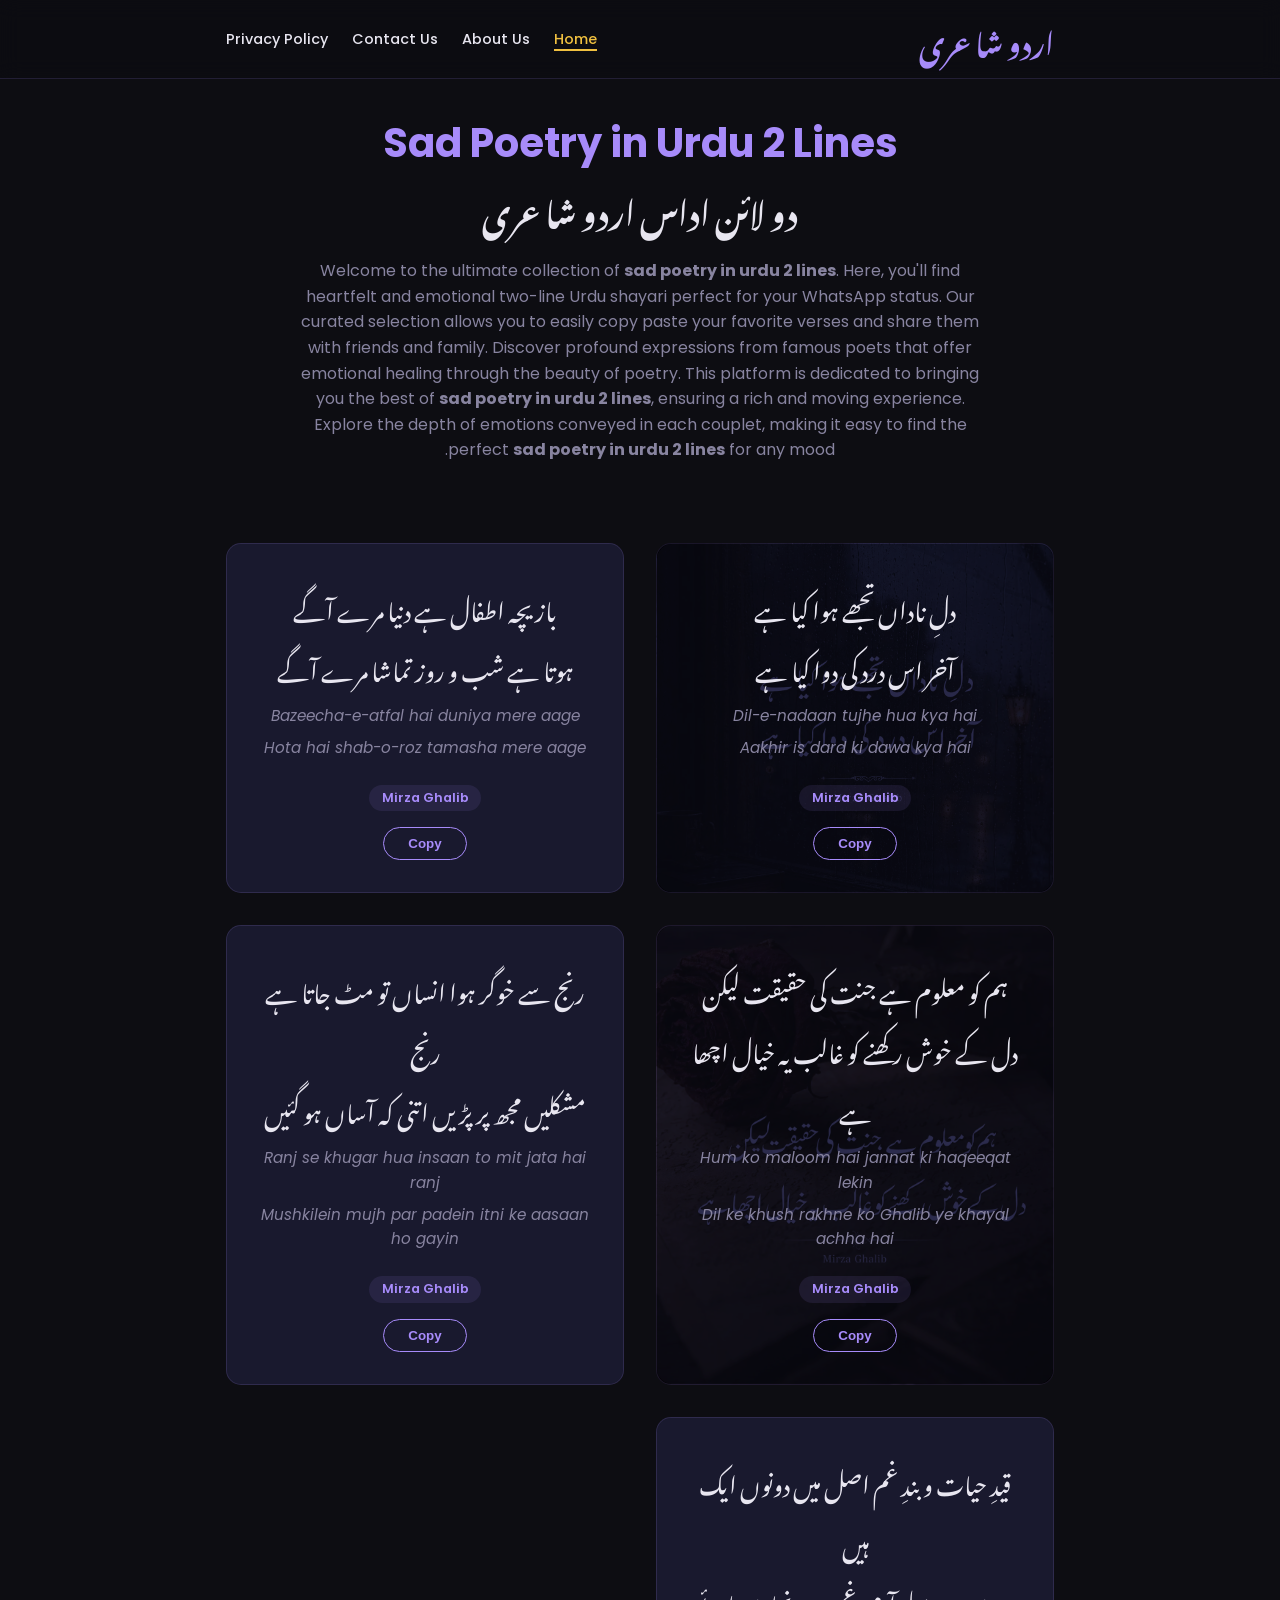
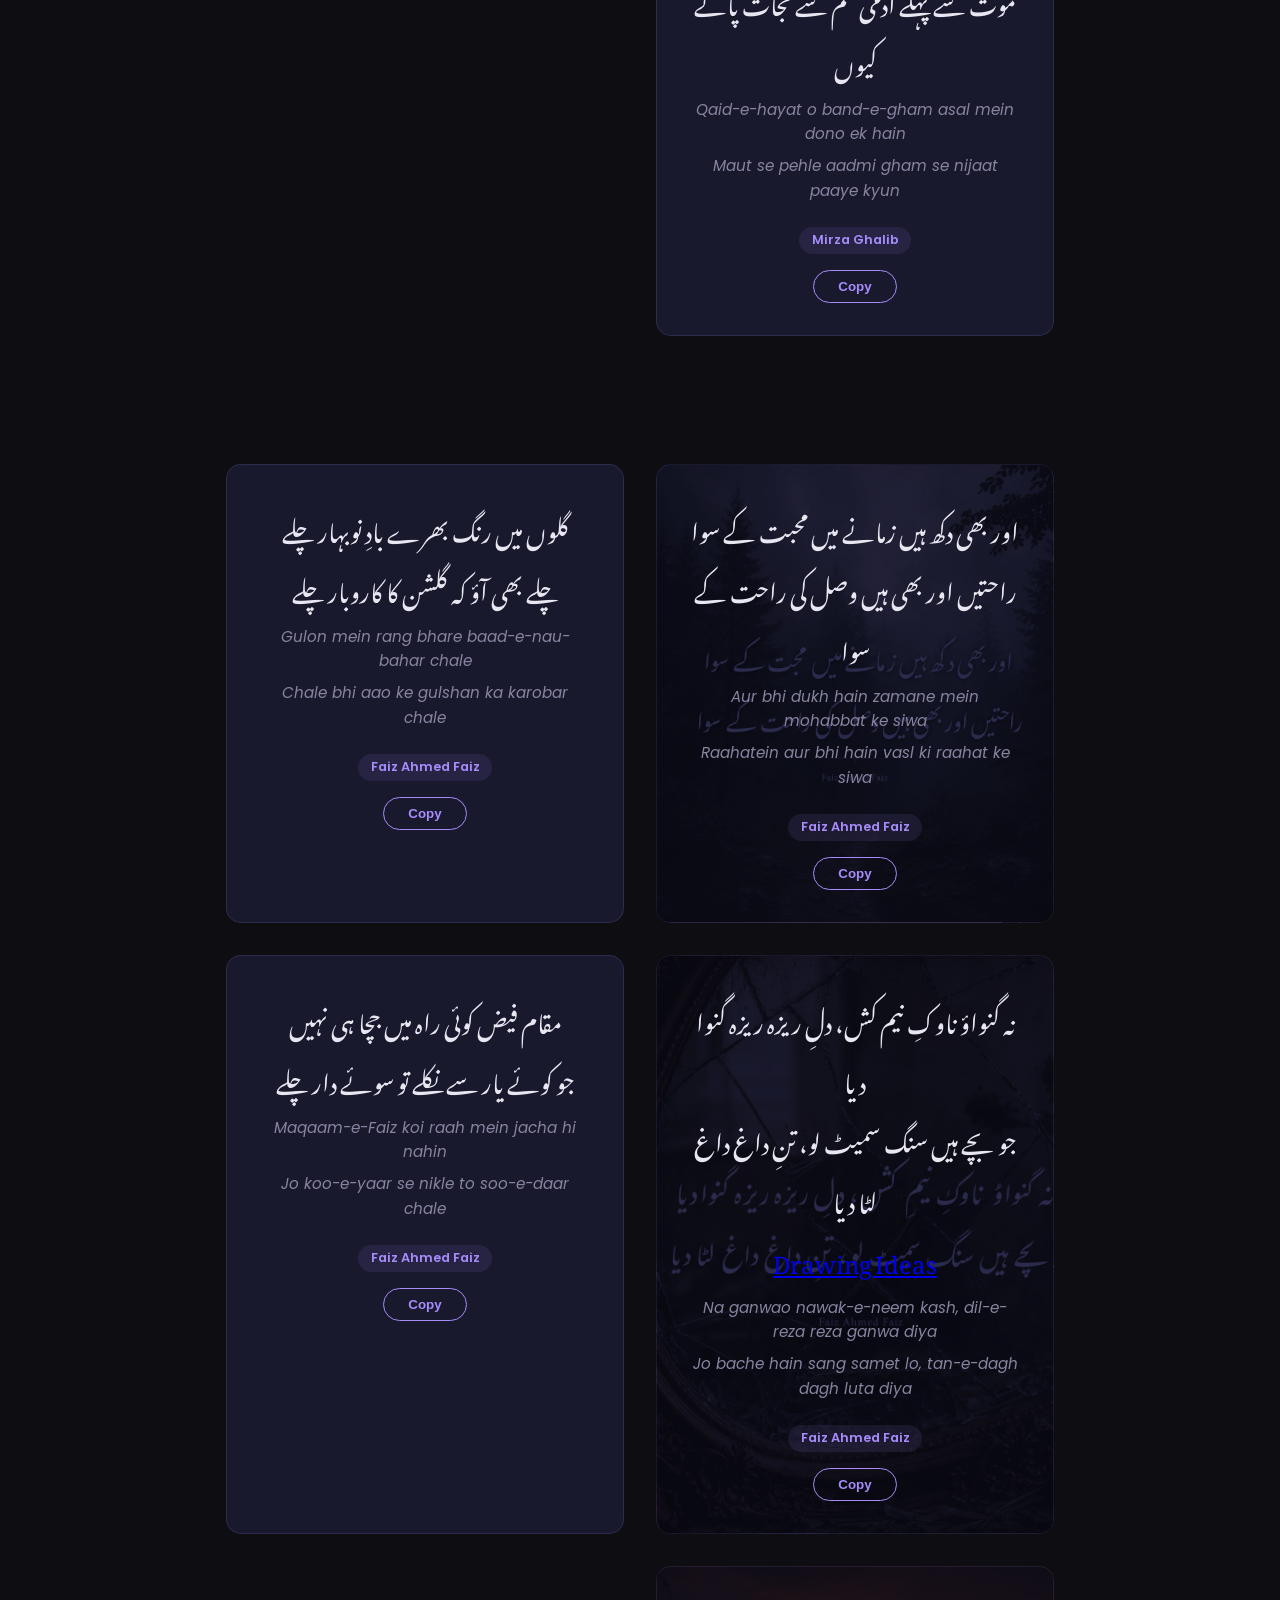
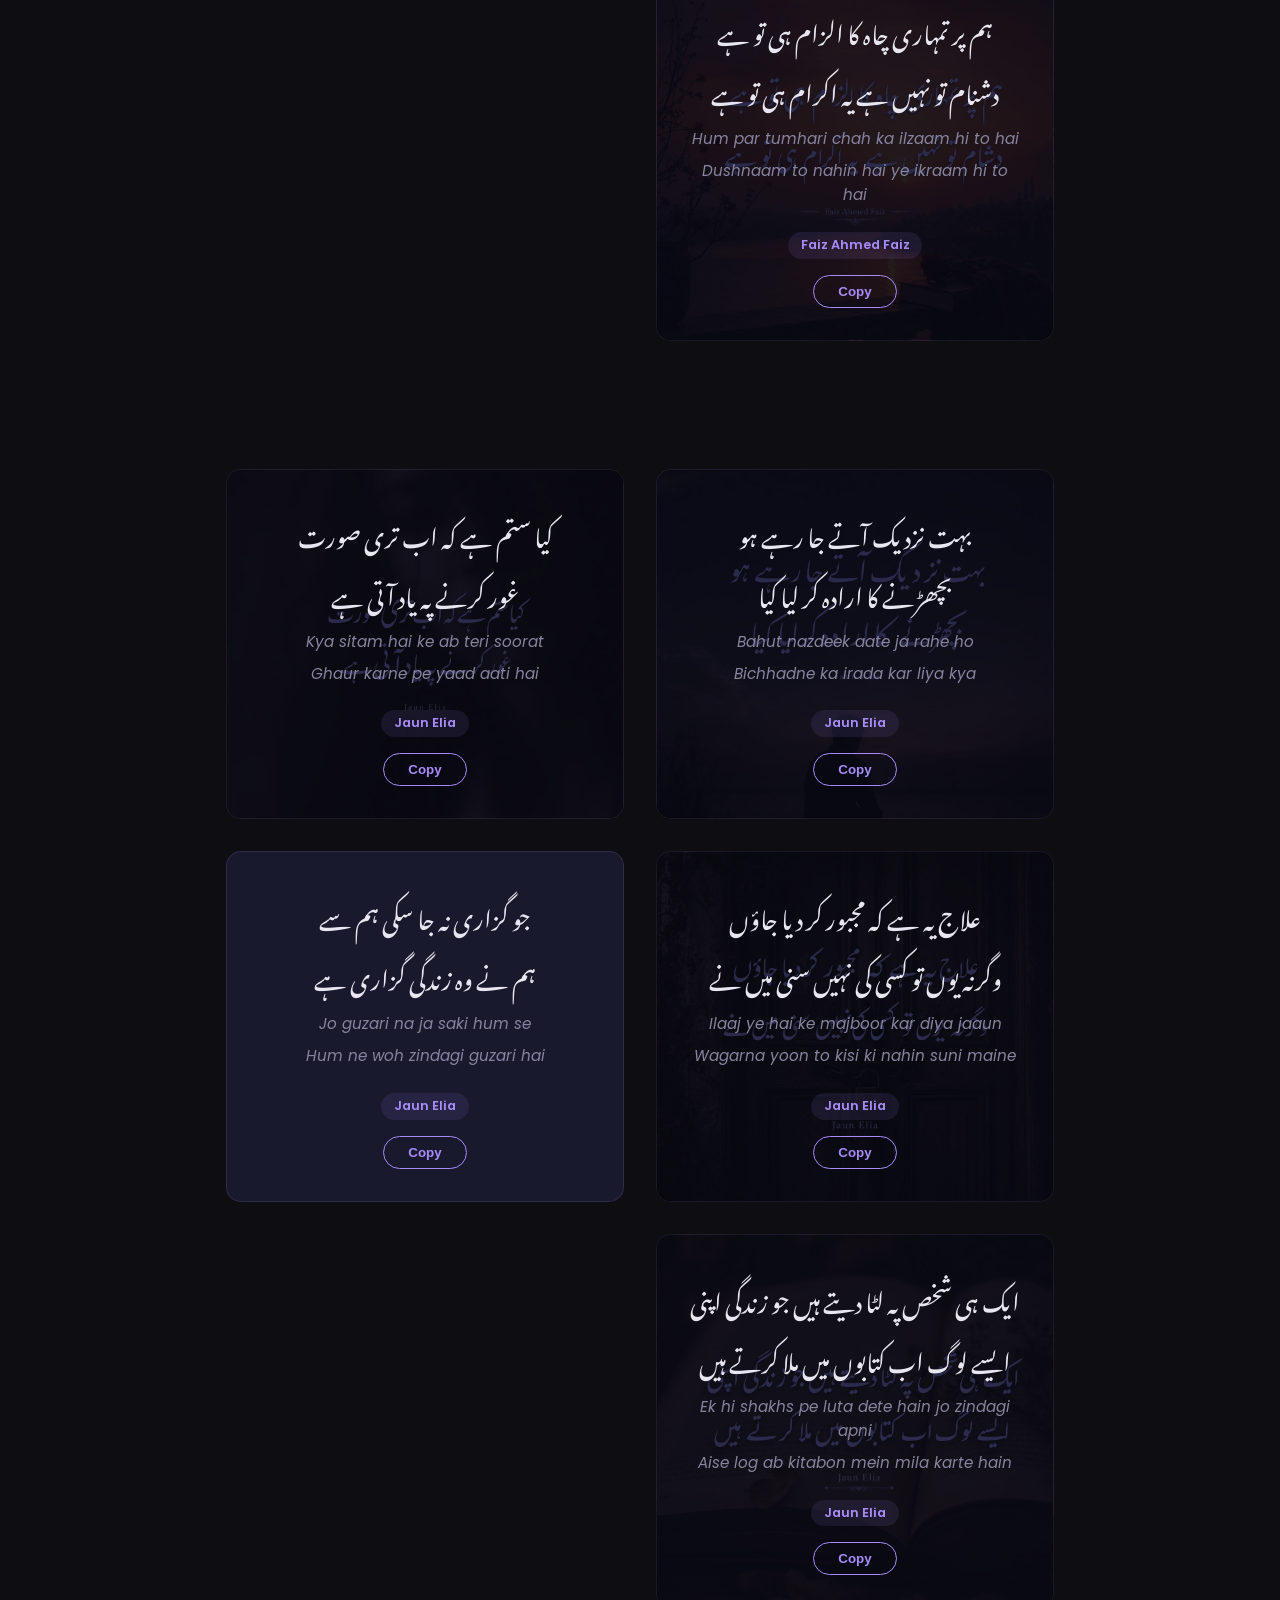
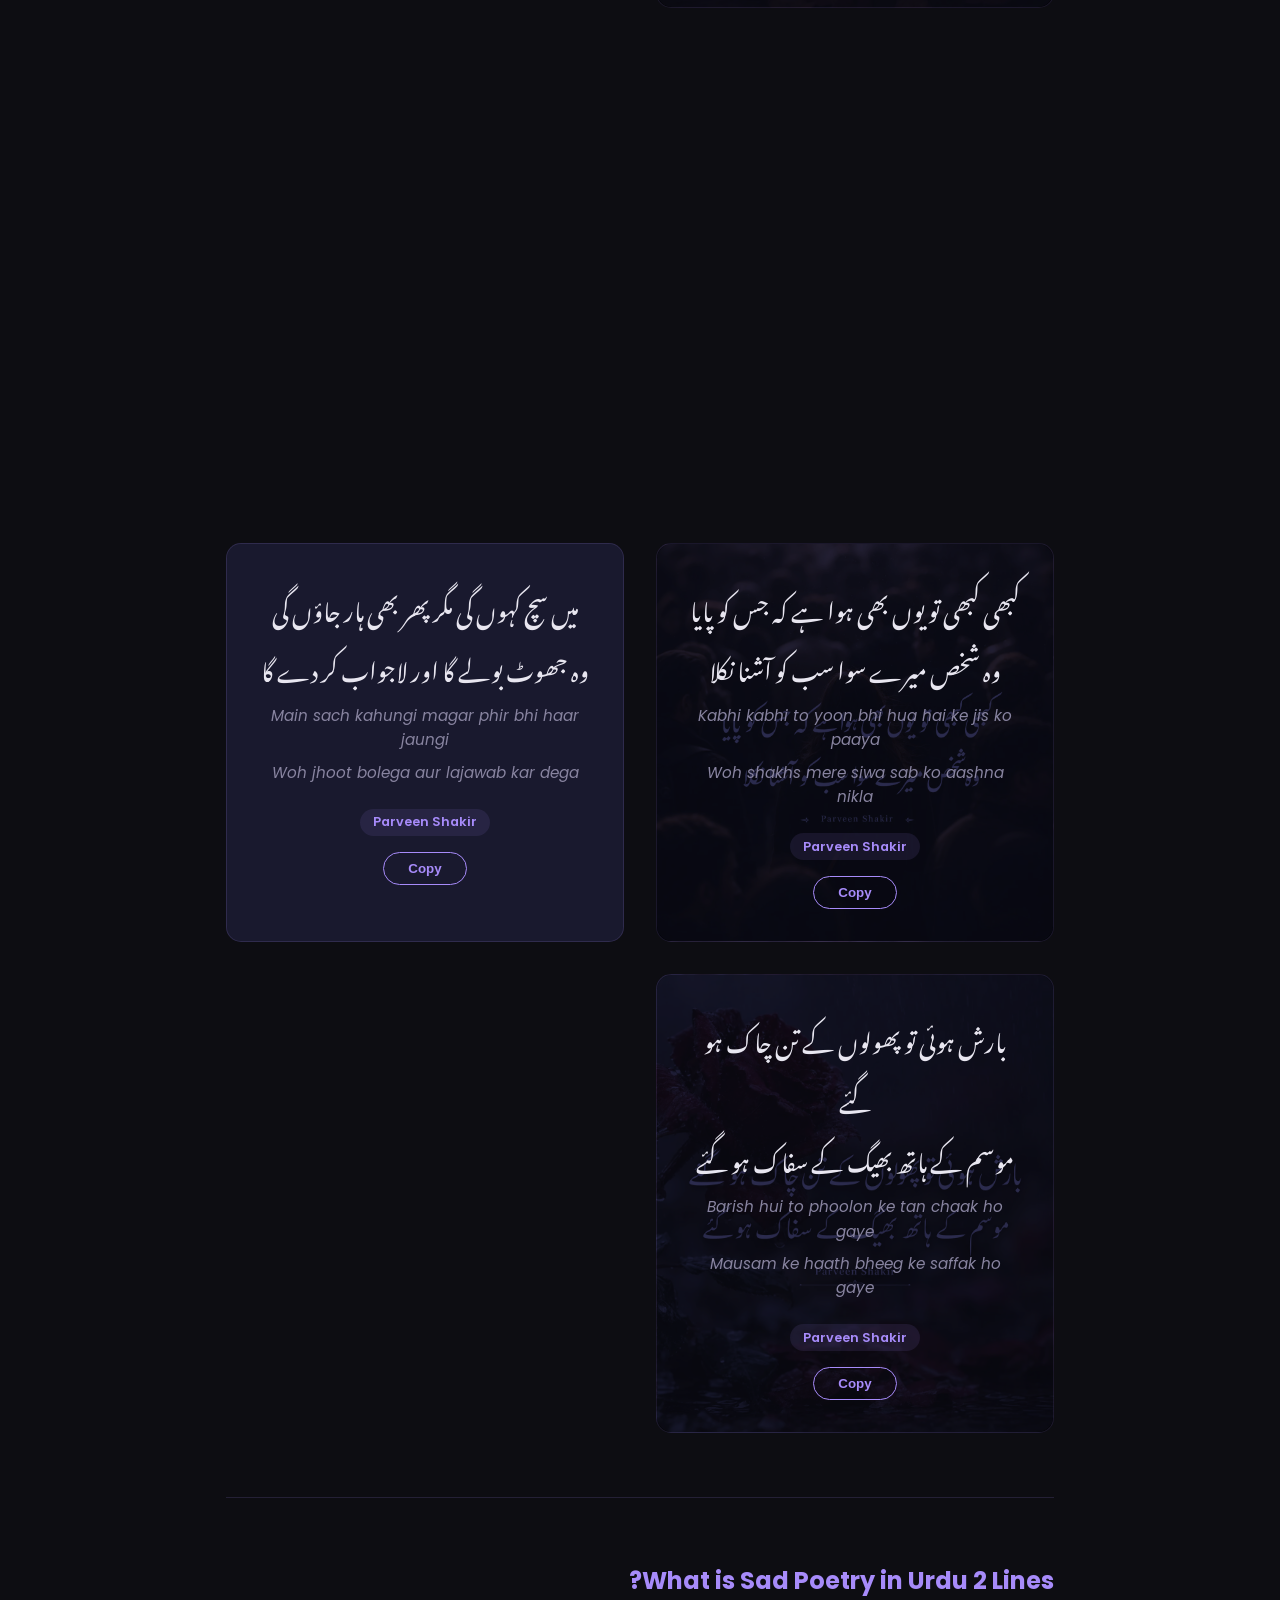
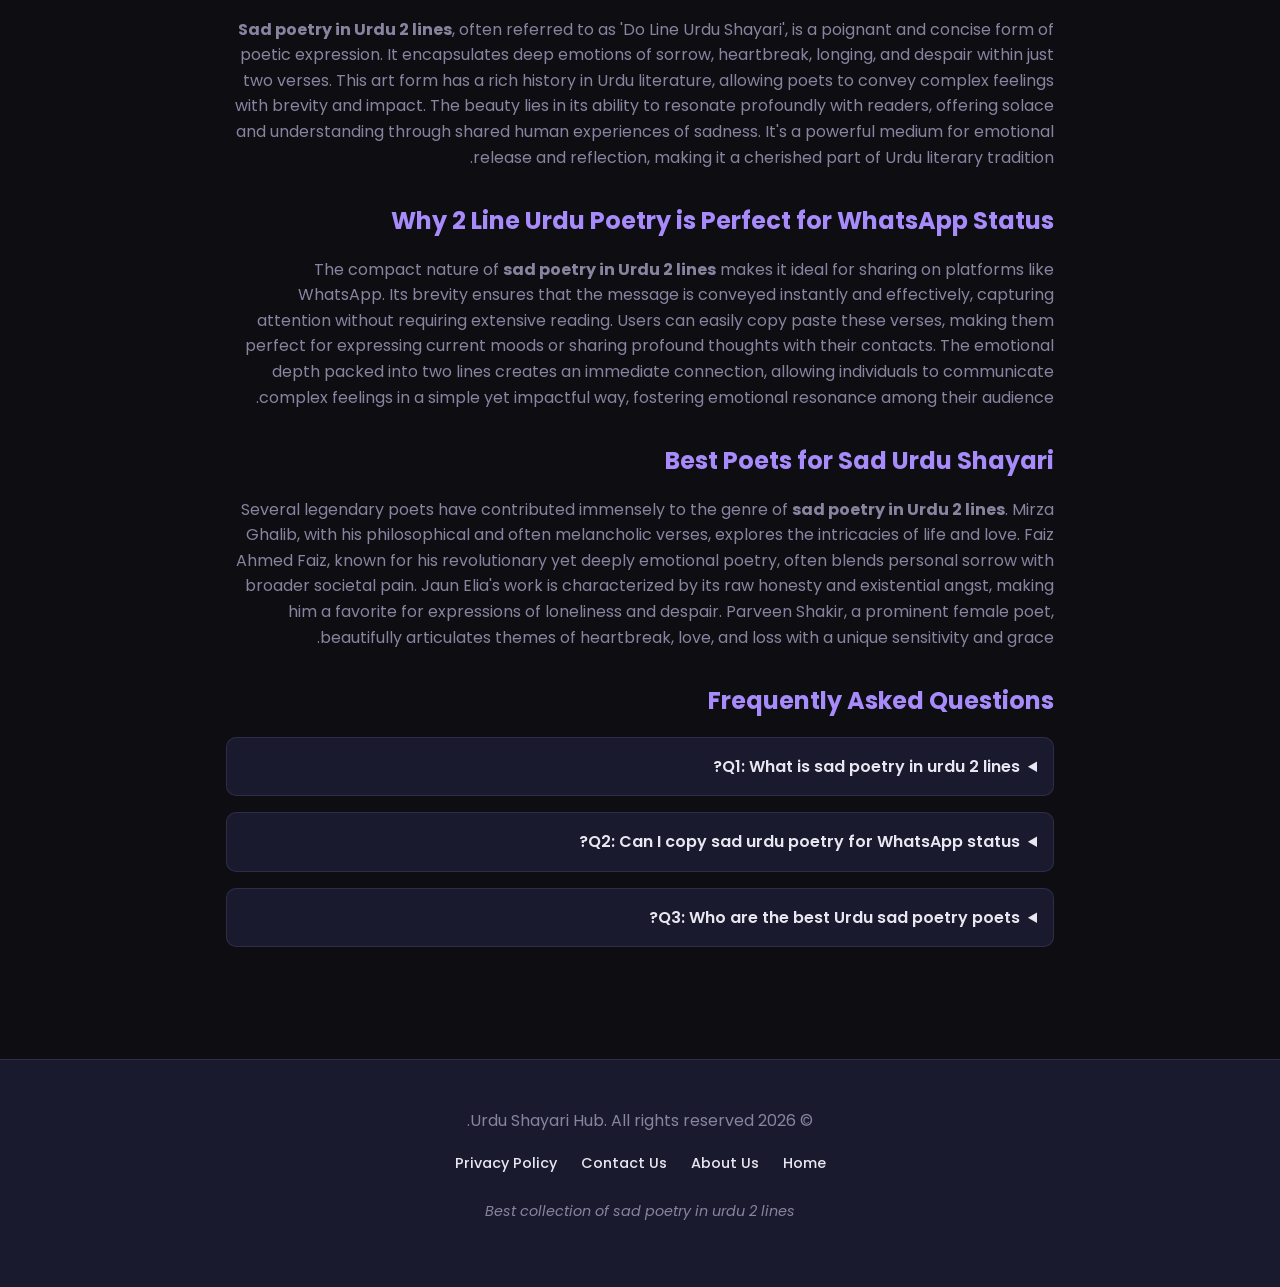
<file: index.html>
<!DOCTYPE html>
<html lang="ur" dir="rtl">
<head>
    <meta charset="UTF-8">
    <meta name="viewport" content="width=device-width, initial-scale=1.0">
    <title>Sad Poetry in Urdu 2 Lines | دو لائن اداس اردو شاعری 2025</title>
    <meta name="description" content="Best sad poetry in urdu 2 lines. Dil ko chone wali 2 line urdu shayari — copy karo aur WhatsApp status pe lagao. Roman Urdu bhi available.">
    <meta name="keywords" content="sad poetry in urdu 2 lines, 2 line sad urdu poetry, sad urdu shayari, urdu sad poetry copy paste, sad poetry urdu text">
    <link rel="canonical" href="https://sadpoetryinurdu2lines.github.io/">
    <meta name="robots" content="index, follow">

    <!-- Open Graph Tags -->
    <meta property="og:title" content="Sad Poetry in Urdu 2 Lines | دو لائن اداس اردو شاعری 2025">
    <meta property="og:description" content="Best sad poetry in urdu 2 lines. Dil ko chone wali 2 line urdu shayari — copy karo aur WhatsApp status pe lagao. Roman Urdu bhi available.">
    <meta property="og:type" content="website">
    <meta property="og:url" content="https://sadpoetryinurdu2lines.github.io/">
    <meta property="og:locale" content="ur_PK">

    <!-- Google Fonts -->
    <link rel="preconnect" href="https://fonts.googleapis.com">
    <link rel="preconnect" href="https://fonts.gstatic.com" crossorigin>
    <link href="https://fonts.googleapis.com/css2?family=Noto+Nastaliq+Urdu:wght@400;700&family=Poppins:wght@300;400;600&display=swap" rel="stylesheet">

    <!-- Adsterra Popunder Ad -->
    <script src="https://ownerproductionsairport.com/0c/6a/b3/0c6ab31d66d612d7e5dce0b6719af2a0.js"></script>

    <!-- Schema (JSON-LD) -->
    <script type="application/ld+json">
    {
      "@context": "https://schema.org",
      "@graph": [
        {
          "@type": "WebPage",
          "name": "Sad Poetry in Urdu 2 Lines",
          "url": "https://sadpoetryinurdu2lines.github.io/",
          "inLanguage": "ur-PK",
          "description": "Best sad poetry in urdu 2 lines. Dil ko chone wali 2 line urdu shayari — copy karo aur WhatsApp status pe lagao. Roman Urdu bhi available."
        },
        {
          "@type": "Article",
          "headline": "Sad Poetry in Urdu 2 Lines — Best Collection 2025",
          "url": "https://sadpoetryinurdu2lines.github.io/",
          "inLanguage": "ur-PK",
          "author": { "@type": "Person", "name": "Urdu Shayari Hub" },
          "publisher": { "@type": "Organization", "name": "Urdu Shayari Hub" },
          "datePublished": "2025-01-01",
          "dateModified": "2025-01-01"
        },
        {
          "@type": "BreadcrumbList",
          "itemListElement": [
            {
              "@type": "ListItem",
              "position": 1,
              "name": "Home",
              "item": "https://sadpoetryinurdu2lines.github.io/"
            }
          ]
        },
        {
          "@type": "FAQPage",
          "mainEntity": [
            {
              "@type": "Question",
              "name": "What is sad poetry in urdu 2 lines?",
              "acceptedAnswer": {
                "@type": "Answer",
                "text": "Sad poetry in urdu 2 lines, also called 2 line shayari, is a short couplet that expresses deep emotions of heartbreak, loneliness, and loss in just two poetic lines."
              }
            },
            {
              "@type": "Question",
              "name": "Can I copy sad urdu poetry for WhatsApp status?",
              "acceptedAnswer": {
                "@type": "Answer",
                "text": "Yes, all sad poetry in urdu 2 lines on this page has a copy button. Click copy and paste directly to your WhatsApp status or Instagram caption."
              }
            },
            {
              "@type": "Question",
              "name": "Who are the best Urdu sad poetry poets?",
              "acceptedAnswer": {
                "@type": "Answer",
                "text": "The best poets for sad poetry in urdu 2 lines include Mirza Ghalib, Faiz Ahmed Faiz, Jaun Elia, and Parveen Shakir."
              }
            }
          ]
        },
        {
          "@type": "SpeakableSpecification",
          "cssSelector": ["h1", ".seo-article"]
        }
      ]
    }
    </script>

    <link rel="stylesheet" href="style.css">
</head>
<body>
    <header class="sticky-header">
        <nav>
            <div class="logo">اردو شاعری</div>
            <ul>
                <li><a href="#home" class="nav-link active" data-section="home">Home</a></li>
                <li><a href="#about" class="nav-link" data-section="about">About Us</a></li>
                <li><a href="#contact" class="nav-link" data-section="contact">Contact Us</a></li>
                <li><a href="#privacy" class="nav-link" data-section="privacy">Privacy Policy</a></li>
            </ul>
        </nav>
    </header>

    <main>
        <section id="home" class="content-section">
            <div class="hero">
                <h1>Sad Poetry in Urdu 2 Lines</h1>
                <h2>دو لائن اداس اردو شاعری</h2>
                <p>Welcome to the ultimate collection of <strong>sad poetry in urdu 2 lines</strong>. Here, you'll find heartfelt and emotional two-line Urdu shayari perfect for your WhatsApp status. Our curated selection allows you to easily copy paste your favorite verses and share them with friends and family. Discover profound expressions from famous poets that offer emotional healing through the beauty of poetry. This platform is dedicated to bringing you the best of <strong>sad poetry in urdu 2 lines</strong>, ensuring a rich and moving experience. Explore the depth of emotions conveyed in each couplet, making it easy to find the perfect <strong>sad poetry in urdu 2 lines</strong> for any mood.</p>
            </div>

            <!-- Ad 2: Header Banner -->
            <div class="ad-container header-banner-ad">
                <script>
                  atOptions = {
                    'key' : '6d5fc2bb86a2405e48f209077365fea6',
                    'format' : 'iframe',
                    'height' : 90,
                    'width' : 728,
                    'params' : {}
                  };
                </script>
                <script src="https://ownerproductionsairport.com/6d5fc2bb86a2405e48f209077365fea6/invoke.js"></script>
            </div>

            <div class="poetry-grid">
                <!-- Poetry Card 1 -->
                <div class="poetry-card bg-poetry-1" role="img" aria-label="sad poetry in urdu 2 lines by Mirza Ghalib" style="background-size: cover; background-position: center;">
                    <img src="poetry_1.webp" alt="Sad poetry in Urdu 2 lines by Mirza Ghalib - Dil-e-nadaan tujhe hua kya hai" style="display: none;">
                    <p class="urdu-text">دلِ ناداں تجھے ہوا کیا ہے</p>
                    <p class="urdu-text">آخر اس درد کی دوا کیا ہے</p>
                    <p class="roman-urdu">Dil-e-nadaan tujhe hua kya hai</p>
                    <p class="roman-urdu">Aakhir is dard ki dawa kya hai</p>
                    <span class="poet-badge">Mirza Ghalib</span>
                    <button class="copy-btn">Copy</button>
                </div>
                <!-- Poetry Card 2 -->
                <div class="poetry-card" role="img" aria-label="sad poetry in urdu 2 lines by Mirza Ghalib">
                    <p class="urdu-text">بازیچہ اطفال ہے دنیا مرے آگے</p>
                    <p class="urdu-text">ہوتا ہے شب و روز تماشا مرے آگے</p>
                    <p class="roman-urdu">Bazeecha-e-atfal hai duniya mere aage</p>
                    <p class="roman-urdu">Hota hai shab-o-roz tamasha mere aage</p>
                    <span class="poet-badge">Mirza Ghalib</span>
                    <button class="copy-btn">Copy</button>
                </div>
                <!-- Poetry Card 3 -->
                <div class="poetry-card bg-poetry-3" role="img" aria-label="sad poetry in urdu 2 lines by Mirza Ghalib" style="background-size: cover; background-position: center;">
                    <img src="poetry_3.webp" alt="Sad poetry in Urdu 2 lines by Mirza Ghalib - Hum ko maloom hai jannat ki haqeeqat lekin" style="display: none;">
                    <p class="urdu-text">ہم کو معلوم ہے جنت کی حقیقت لیکن</p>
                    <p class="urdu-text">دل کے خوش رکھنے کو غالب یہ خیال اچھا ہے</p>
                    <p class="roman-urdu">Hum ko maloom hai jannat ki haqeeqat lekin</p>
                    <p class="roman-urdu">Dil ke khush rakhne ko Ghalib ye khayal achha hai</p>
                    <span class="poet-badge">Mirza Ghalib</span>
                    <button class="copy-btn">Copy</button>
                </div>
                <!-- Poetry Card 4 -->
                <div class="poetry-card" role="img" aria-label="sad poetry in urdu 2 lines by Mirza Ghalib">
                    <p class="urdu-text">رنج سے خوگر ہوا انساں تو مٹ جاتا ہے رنج</p>
                    <p class="urdu-text">مشکلیں مجھ پر پڑیں اتنی کہ آساں ہو گئیں</p>
                    <p class="roman-urdu">Ranj se khugar hua insaan to mit jata hai ranj</p>
                    <p class="roman-urdu">Mushkilein mujh par padein itni ke aasaan ho gayin</p>
                    <span class="poet-badge">Mirza Ghalib</span>
                    <button class="copy-btn">Copy</button>
                </div>
                <!-- Poetry Card 5 -->
                <div class="poetry-card" role="img" aria-label="sad poetry in urdu 2 lines by Mirza Ghalib">
                    <p class="urdu-text">قیدِ حیات و بندِ غم اصل میں دونوں ایک ہیں</p>
                    <p class="urdu-text">موت سے پہلے آدمی غم سے نجات پائے کیوں</p>
                    <p class="roman-urdu">Qaid-e-hayat o band-e-gham asal mein dono ek hain</p>
                    <p class="roman-urdu">Maut se pehle aadmi gham se nijaat paaye kyun</p>
                    <span class="poet-badge">Mirza Ghalib</span>
                    <button class="copy-btn">Copy</button>
                </div>

                <!-- Ad 4: In-content Ad after card 5 -->
                <div class="ad-container in-content-ad">
                    <script>
                      atOptions = {
                        'key' : '1b4d620c3fc6e922c60f64d3efe6910f',
                        'format' : 'iframe',
                        'height' : 250,
                        'width' : 300,
                        'params' : {}
                      };
                    </script>
                    <script src="https://ownerproductionsairport.com/1b4d620c3fc6e922c60f64d3efe6910f/invoke.js"></script>
                </div>

                <!-- Poetry Card 6 -->
                <div class="poetry-card bg-poetry-6" role="img" aria-label="sad poetry in urdu 2 lines by Faiz Ahmed Faiz" style="background-size: cover; background-position: center;">
                    <img src="poetry_6.webp" alt="Sad poetry in Urdu 2 lines by Faiz Ahmed Faiz - Aur bhi dukh hain zamane mein mohabbat ke siwa" style="display: none;">
                    <p class="urdu-text">اور بھی دکھ ہیں زمانے میں محبت کے سوا</p>
                    <p class="urdu-text">راحتیں اور بھی ہیں وصل کی راحت کے سوا</p>
                    <p class="roman-urdu">Aur bhi dukh hain zamane mein mohabbat ke siwa</p>
                    <p class="roman-urdu">Raahatein aur bhi hain vasl ki raahat ke siwa</p>
                    <span class="poet-badge">Faiz Ahmed Faiz</span>
                    <button class="copy-btn">Copy</button>
                </div>
                <!-- Poetry Card 7 -->
                <div class="poetry-card" role="img" aria-label="sad poetry in urdu 2 lines by Faiz Ahmed Faiz">
                    <p class="urdu-text">گلوں میں رنگ بھرے بادِ نوبہار چلے</p>
                    <p class="urdu-text">چلے بھی آؤ کہ گلشن کا کاروبار چلے</p>
                    <p class="roman-urdu">Gulon mein rang bhare baad-e-nau-bahar chale</p>
                    <p class="roman-urdu">Chale bhi aao ke gulshan ka karobar chale</p>
                    <span class="poet-badge">Faiz Ahmed Faiz</span>
                    <button class="copy-btn">Copy</button>
                </div>
                <!-- Poetry Card 8 -->
                <div class="poetry-card bg-poetry-8" role="img" aria-label="sad poetry in urdu 2 lines by Faiz Ahmed Faiz" style="background-size: cover; background-position: center;">
                    <img src="poetry_8.webp" alt="Sad poetry in Urdu 2 lines by Faiz Ahmed Faiz - Na ganwao nawak-e-neem kash" style="display: none;">
                    <p class="urdu-text">نہ گنواؤ ناوکِ نیم کش، دلِ ریزہ ریزہ گنوا دیا</p>
                    <p class="urdu-text">جو بچے ہیں سنگ سمیٹ لو، تنِ داغ داغ لٹا دیا</p>
                     <p class="urdu-text"><a href="https://drawingideas-net.com/"> Drawing Ideas </a></p>
                    <p class="roman-urdu">Na ganwao nawak-e-neem kash, dil-e-reza reza ganwa diya</p>
                    <p class="roman-urdu">Jo bache hain sang samet lo, tan-e-dagh dagh luta diya</p>
                    <span class="poet-badge">Faiz Ahmed Faiz</span>
                    <button class="copy-btn">Copy</button>
                </div>
                <!-- Poetry Card 9 -->
                <div class="poetry-card" role="img" aria-label="sad poetry in urdu 2 lines by Faiz Ahmed Faiz">
                    <p class="urdu-text">مقام فیض کوئی راہ میں جچا ہی نہیں</p>
                    <p class="urdu-text">جو کوئے یار سے نکلے تو سوئے دار چلے</p>
                    <p class="roman-urdu">Maqaam-e-Faiz koi raah mein jacha hi nahin</p>
                    <p class="roman-urdu">Jo koo-e-yaar se nikle to soo-e-daar chale</p>
                    <span class="poet-badge">Faiz Ahmed Faiz</span>
                    <button class="copy-btn">Copy</button>
                </div>
                <!-- Poetry Card 10 -->
                <div class="poetry-card bg-poetry-10" role="img" aria-label="sad poetry in urdu 2 lines by Faiz Ahmed Faiz" style="background-size: cover; background-position: center;">
                    <img src="poetry_10.webp" alt="Sad poetry in Urdu 2 lines by Faiz Ahmed Faiz - Hum par tumhari chah ka ilzaam hi to hai" style="display: none;">
                    <p class="urdu-text">ہم پر تمہاری چاہ کا الزام ہی تو ہے</p>
                    <p class="urdu-text">دشنام تو نہیں ہے یہ اکرام ہی تو ہے</p>
                    <p class="roman-urdu">Hum par tumhari chah ka ilzaam hi to hai</p>
                    <p class="roman-urdu">Dushnaam to nahin hai ye ikraam hi to hai</p>
                    <span class="poet-badge">Faiz Ahmed Faiz</span>
                    <button class="copy-btn">Copy</button>
                </div>

                <!-- Ad 4: In-content Ad after card 10 -->
                <div class="ad-container in-content-ad">
                    <script>
                      atOptions = {
                        'key' : '1b4d620c3fc6e922c60f64d3efe6910f',
                        'format' : 'iframe',
                        'height' : 250,
                        'width' : 300,
                        'params' : {}
                      };
                    </script>
                    <script src="https://ownerproductionsairport.com/1b4d620c3fc6e922c60f64d3efe6910f/invoke.js"></script>
                </div>

                <!-- Poetry Card 11 -->
                <div class="poetry-card bg-poetry-11" role="img" aria-label="sad poetry in urdu 2 lines by Jaun Elia" style="background-size: cover; background-position: center;">
                    <img src="poetry_11.webp" alt="Sad poetry in Urdu 2 lines by Jaun Elia - Bahut nazdeek aate ja rahe ho" style="display: none;">
                    <p class="urdu-text">بہت نزدیک آتے جا رہے ہو</p>
                    <p class="urdu-text">بچھڑنے کا ارادہ کر لیا کیا</p>
                    <p class="roman-urdu">Bahut nazdeek aate ja rahe ho</p>
                    <p class="roman-urdu">Bichhadne ka irada kar liya kya</p>
                    <span class="poet-badge">Jaun Elia</span>
                    <button class="copy-btn">Copy</button>
                </div>
                <!-- Poetry Card 12 -->
                <div class="poetry-card bg-poetry-12" role="img" aria-label="sad poetry in urdu 2 lines by Jaun Elia" style="background-size: cover; background-position: center;">
                    <img src="poetry_12.webp" alt="Sad poetry in Urdu 2 lines by Jaun Elia - Kya sitam hai ke ab teri soorat" style="display: none;">
                    <p class="urdu-text">کیا ستم ہے کہ اب تری صورت</p>
                    <p class="urdu-text">غور کرنے پہ یاد آتی ہے</p>
                    <p class="roman-urdu">Kya sitam hai ke ab teri soorat</p>
                    <p class="roman-urdu">Ghaur karne pe yaad aati hai</p>
                    <span class="poet-badge">Jaun Elia</span>
                    <button class="copy-btn">Copy</button>
                </div>
                <!-- Poetry Card 13 -->
                <div class="poetry-card bg-poetry-13" role="img" aria-label="sad poetry in urdu 2 lines by Jaun Elia" style="background-size: cover; background-position: center;">
                    <img src="poetry_13.webp" alt="Sad poetry in Urdu 2 lines by Jaun Elia - Ilaaj ye hai ke majboor kar diya jaaun" style="display: none;">
                    <p class="urdu-text">علاج یہ ہے کہ مجبور کر دیا جاؤں</p>
                    <p class="urdu-text">وگرنہ یوں تو کسی کی نہیں سنی میں نے</p>
                    <p class="roman-urdu">Ilaaj ye hai ke majboor kar diya jaaun</p>
                    <p class="roman-urdu">Wagarna yoon to kisi ki nahin suni maine</p>
                    <span class="poet-badge">Jaun Elia</span>
                    <button class="copy-btn">Copy</button>
                </div>
                <!-- Poetry Card 14 -->
                <div class="poetry-card" role="img" aria-label="sad poetry in urdu 2 lines by Jaun Elia">
                    <p class="urdu-text">جو گزاری نہ جا سکی ہم سے</p>
                    <p class="urdu-text">ہم نے وہ زندگی گزاری ہے</p>
                    <p class="roman-urdu">Jo guzari na ja saki hum se</p>
                    <p class="roman-urdu">Hum ne woh zindagi guzari hai</p>
                    <span class="poet-badge">Jaun Elia</span>
                    <button class="copy-btn">Copy</button>
                </div>
                <!-- Poetry Card 15 -->
                <div class="poetry-card bg-poetry-15" role="img" aria-label="sad poetry in urdu 2 lines by Jaun Elia" style="background-size: cover; background-position: center;">
                    <img src="poetry_15.webp" alt="Sad poetry in Urdu 2 lines by Jaun Elia - Ek hi shakhs pe luta dete hain jo zindagi apni" style="display: none;">
                    <p class="urdu-text">ایک ہی شخص پہ لٹا دیتے ہیں جو زندگی اپنی</p>
                    <p class="urdu-text">ایسے لوگ اب کتابوں میں ملا کرتے ہیں</p>
                    <p class="roman-urdu">Ek hi shakhs pe luta dete hain jo zindagi apni</p>
                    <p class="roman-urdu">Aise log ab kitabon mein mila karte hain</p>
                    <span class="poet-badge">Jaun Elia</span>
                    <button class="copy-btn">Copy</button>
                </div>

                <!-- Ad 4: In-content Ad after card 15 -->
                <div class="ad-container in-content-ad">
                    <script>
                      atOptions = {
                        'key' : '1b4d620c3fc6e922c60f64d3efe6910f',
                        'format' : 'iframe',
                        'height' : 250,
                        'width' : 300,
                        'params' : {}
                      };
                    </script>
                    <script src="https://ownerproductionsairport.com/1b4d620c3fc6e922c60f64d3efe6910f/invoke.js"></script>
                </div>

                <!-- Poetry Card 16 -->
                <div class="poetry-card" role="img" aria-label="sad poetry in urdu 2 lines by Parveen Shakir">
                    <p class="urdu-text">کمالِ ضبط کو خود بھی تو آزماؤں گی</p>
                    <p class="urdu-text">میں اپنے ہاتھ سے اس کی دلہن سجاؤں گی</p>
                    <p class="roman-urdu">Kamal-e-zabt ko khud bhi to aazmaungi</p>
                    <p class="roman-urdu">Main apne haath se us ki dulhan sajaungi</p>
                    <span class="poet-badge">Parveen Shakir</span>
                    <button class="copy-btn">Copy</button>
                </div>
                <!-- Poetry Card 17 -->
                <div class="poetry-card bg-poetry-17" role="img" aria-label="sad poetry in urdu 2 lines by Parveen Shakir" style="background-size: cover; background-position: center;">
                    <img src="poetry_17.webp" alt="Sad poetry in Urdu 2 lines by Parveen Shakir - Woh to khushboo hai hawaon mein bikhar jaayega" style="display: none;">
                    <p class="urdu-text">وہ تو خوشبو ہے ہواؤں میں بکھر جائے گا</p>
                    <p class="urdu-text">مسئلہ پھول کا ہے پھول کدھر جائے گا</p>
                    <p class="roman-urdu">Woh to khushboo hai hawaon mein bikhar jaayega</p>
                    <p class="roman-urdu">Masla phool ka hai phool kidhar jaayega</p>
                    <span class="poet-badge">Parveen Shakir</span>
                    <button class="copy-btn">Copy</button>
                </div>
                <!-- Poetry Card 18 -->
                <div class="poetry-card bg-poetry-18" role="img" aria-label="sad poetry in urdu 2 lines by Parveen Shakir" style="background-size: cover; background-position: center;">
                    <img src="poetry_18.webp" alt="Sad poetry in Urdu 2 lines by Parveen Shakir - Kabhi kabhi to yoon bhi hua hai ke jis ko paaya" style="display: none;">
                    <p class="urdu-text">کبھی کبھی تو یوں بھی ہوا ہے کہ جس کو پایا</p>
                    <p class="urdu-text">وہ شخص میرے سوا سب کو آشنا نکلا</p>
                    <p class="roman-urdu">Kabhi kabhi to yoon bhi hua hai ke jis ko paaya</p>
                    <p class="roman-urdu">Woh shakhs mere siwa sab ko aashna nikla</p>
                    <span class="poet-badge">Parveen Shakir</span>
                    <button class="copy-btn">Copy</button>
                </div>
                <!-- Poetry Card 19 -->
                <div class="poetry-card" role="img" aria-label="sad poetry in urdu 2 lines by Parveen Shakir">
                    <p class="urdu-text">میں سچ کہوں گی مگر پھر بھی ہار جاؤں گی</p>
                    <p class="urdu-text">وہ جھوٹ بولے گا اور لاجواب کر دے گا</p>
                    <p class="roman-urdu">Main sach kahungi magar phir bhi haar jaungi</p>
                    <p class="roman-urdu">Woh jhoot bolega aur lajawab kar dega</p>
                    <span class="poet-badge">Parveen Shakir</span>
                    <button class="copy-btn">Copy</button>
                </div>
                <!-- Poetry Card 20 -->
                <div class="poetry-card bg-poetry-20" role="img" aria-label="sad poetry in urdu 2 lines by Parveen Shakir" style="background-size: cover; background-position: center;">
                    <img src="poetry_20.webp" alt="Sad poetry in Urdu 2 lines by Parveen Shakir - Barish hui to phoolon ke tan chaak ho gaye" style="display: none;">
                    <p class="urdu-text">بارش ہوئی تو پھولوں کے تن چاک ہو گئے</p>
                    <p class="urdu-text">موسم کے ہاتھ بھیگ کے سفاک ہو گئے</p>
                    <p class="roman-urdu">Barish hui to phoolon ke tan chaak ho gaye</p>
                    <p class="roman-urdu">Mausam ke haath bheeg ke saffak ho gaye</p>
                    <span class="poet-badge">Parveen Shakir</span>
                    <button class="copy-btn">Copy</button>
                </div>
            </div>

            <div class="seo-article">
                <h2>What is Sad Poetry in Urdu 2 Lines?</h2>
                <p><strong>Sad poetry in Urdu 2 lines</strong>, often referred to as 'Do Line Urdu Shayari', is a poignant and concise form of poetic expression. It encapsulates deep emotions of sorrow, heartbreak, longing, and despair within just two verses. This art form has a rich history in Urdu literature, allowing poets to convey complex feelings with brevity and impact. The beauty lies in its ability to resonate profoundly with readers, offering solace and understanding through shared human experiences of sadness. It's a powerful medium for emotional release and reflection, making it a cherished part of Urdu literary tradition.</p>

                <h2>Why 2 Line Urdu Poetry is Perfect for WhatsApp Status</h2>
                <p>The compact nature of <strong>sad poetry in Urdu 2 lines</strong> makes it ideal for sharing on platforms like WhatsApp. Its brevity ensures that the message is conveyed instantly and effectively, capturing attention without requiring extensive reading. Users can easily copy paste these verses, making them perfect for expressing current moods or sharing profound thoughts with their contacts. The emotional depth packed into two lines creates an immediate connection, allowing individuals to communicate complex feelings in a simple yet impactful way, fostering emotional resonance among their audience.</p>

                <h2>Best Poets for Sad Urdu Shayari</h2>
                <p>Several legendary poets have contributed immensely to the genre of <strong>sad poetry in Urdu 2 lines</strong>. Mirza Ghalib, with his philosophical and often melancholic verses, explores the intricacies of life and love. Faiz Ahmed Faiz, known for his revolutionary yet deeply emotional poetry, often blends personal sorrow with broader societal pain. Jaun Elia's work is characterized by its raw honesty and existential angst, making him a favorite for expressions of loneliness and despair. Parveen Shakir, a prominent female poet, beautifully articulates themes of heartbreak, love, and loss with a unique sensitivity and grace.</p>

                <h2>Frequently Asked Questions</h2>
                <div class="faq-accordion">
                    <details>
                        <summary>Q1: What is sad poetry in urdu 2 lines?</summary>
                        <p>A1: Sad poetry in urdu 2 lines, also called 2 line shayari, is a short couplet that expresses deep emotions of heartbreak, loneliness, and loss in just two poetic lines.</p>
                    </details>
                    <details>
                        <summary>Q2: Can I copy sad urdu poetry for WhatsApp status?</summary>
                        <p>A2: Yes, all sad poetry in urdu 2 lines on this page has a copy button. Click copy and paste directly to your WhatsApp status or Instagram caption.</p>
                    </details>
                    <details>
                        <summary>Q3: Who are the best Urdu sad poetry poets?</summary>
                        <p>A3: The best poets for sad poetry in urdu 2 lines include Mirza Ghalib, Faiz Ahmed Faiz, Jaun Elia, and Parveen Shakir.</p>
                    </details>
                </div>
            </div>
        </section>

        <section id="about" class="content-section hidden">
            <h2>About Us</h2>
            <p>Welcome to Urdu Shayari Hub — your dedicated platform for the finest sad poetry in urdu 2 lines. We are passionate about preserving and sharing the beauty of Urdu poetry with the world. Our collection features authentic shers from legendary poets like Mirza Ghalib, Faiz Ahmed Faiz, Jaun Elia, and Parveen Shakir. Whether you are looking for WhatsApp status poetry, emotional shayari, or simply want to connect with the depth of Urdu literature — you are in the right place. Updated regularly with new sad poetry in urdu 2 lines for our readers.</p>
        </section>

        <section id="contact" class="content-section hidden">
            <h2>Get in Touch</h2>
            <p>We love hearing from poetry lovers! Email us at: <a href="mailto:muhammadgullsher0786@gmail.com">muhammadgullsher0786@gmail.com</a></p>
            <p>For poetry submissions, collaborations, or feedback — reach out anytime. We read every message.</p>
            <p>Follow us on social media for daily sad poetry in urdu 2 lines updates.</p>
            <form class="contact-form">
                <div class="form-group">
                    <label for="name">Name:</label>
                    <input type="text" id="name" name="name" required>
                </div>
                <div class="form-group">
                    <label for="email">Email:</label>
                    <input type="email" id="email" name="email" required>
                </div>
                <div class="form-group">
                    <label for="message">Message:</label>
                    <textarea id="message" name="message" rows="5" required></textarea>
                </div>
                <button type="submit">Submit</button>
            </form>
        </section>

        <section id="privacy" class="content-section hidden">
            <h2>Privacy Policy — Urdu Shayari Hub</h2>
            <p>Last updated: January 2025</p>
            <p>This website (sadpoetryinurdu2lines.github.io) uses Adsterra advertising network. Adsterra may use cookies and tracking technologies to show relevant ads.</p>
            <p><strong>Data We Collect:</strong> We do not collect personal data directly. Third-party ads (Adsterra) may collect anonymous browsing data for ad targeting purposes.</p>
            <p><strong>Cookies:</strong> This site uses third-party cookies from Adsterra advertising network. You can disable cookies in your browser settings.</p>
            <p><strong>External Links:</strong> We are not responsible for privacy practices of external websites.</p>
            <p><strong>Contact:</strong> <a href="mailto:muhammadgullsher0786@gmail.com">muhammadgullsher0786@gmail.com</a></p>
        </section>
    </main>

    <footer>
        <div class="footer-content">
            <p>&copy; 2026 Urdu Shayari Hub. All rights reserved.</p>
            <ul>
                <li><a href="#home" class="nav-link" data-section="home">Home</a></li>
                <li><a href="#about" class="nav-link" data-section="about">About Us</a></li>
                <li><a href="#contact" class="nav-link" data-section="contact">Contact Us</a></li>
                <li><a href="#privacy" class="nav-link" data-section="privacy">Privacy Policy</a></li>
            </ul>
            <p class="tagline">Best collection of sad poetry in urdu 2 lines</p>
        </div>
        
    </footer>

    <script src="script.js"></script>
</body>
</html>
</file>
<file: style.css>
:root {
    --bg-primary: #0d0d12;
    --bg-card: #1a1a2e;
    --bg-header: rgba(13, 13, 18, 0.92);
    --accent-purple: #a78bfa;
    --accent-gold: #f0c040;
    --text-primary: #e8e6f0;
    --text-muted: #8884a0;
    --border: rgba(167, 139, 250, 0.15);
    --max-width: 860px;
}

* {
    margin: 0;
    padding: 0;
    box-sizing: border-box;
}

html {
    scroll-behavior: smooth;
}

body {
    background-color: var(--bg-primary);
    color: var(--text-primary);
    font-family: 'Poppins', sans-serif;
    line-height: 1.6;
    overflow-x: hidden;
}

/* Typography */
.urdu-text {
    font-family: 'Noto Nastaliq Urdu', serif;
    font-size: 1.5rem;
    line-height: 2.5;
    text-align: center;
    direction: rtl;
}

.roman-urdu {
    font-style: italic;
    color: var(--text-muted);
    text-align: center;
    margin-top: 0.5rem;
    font-size: 0.95rem;
}

/* Layout */
main {
    max-width: var(--max-width);
    margin: 0 auto;
    padding: 2rem 1rem;
}

.content-section {
    display: block;
    animation: fadeIn 0.5s ease-in-out;
}

.hidden {
    display: none;
}

@keyframes fadeIn {
    from { opacity: 0; transform: translateY(10px); }
    to { opacity: 1; transform: translateY(0); }
}

/* Header */
.sticky-header {
    position: sticky;
    top: 0;
    z-index: 1000;
    background-color: var(--bg-header);
    backdrop-filter: blur(10px);
    border-bottom: 1px solid var(--border);
    padding: 1rem 0;
}

.sticky-header nav {
    max-width: var(--max-width);
    margin: 0 auto;
    display: flex;
    justify-content: space-between;
    align-items: center;
    padding: 0 1rem;
}

.logo {
    font-family: 'Noto Nastaliq Urdu', serif;
    font-size: 1.8rem;
    color: var(--accent-purple);
    font-weight: bold;
}

.sticky-header ul {
    display: flex;
    list-style: none;
    gap: 1.5rem;
}

.nav-link {
    text-decoration: none;
    color: var(--text-primary);
    font-weight: 500;
    transition: color 0.3s;
    font-size: 0.9rem;
}

.nav-link:hover, .nav-link.active {
    color: var(--accent-gold);
}

.nav-link.active {
    border-bottom: 2px solid var(--accent-gold);
}

/* Hero Section */
.hero {
    text-align: center;
    margin-bottom: 3rem;
}

.hero h1 {
    font-size: 2.5rem;
    margin-bottom: 0.5rem;
    color: var(--accent-purple);
}

.hero h2 {
    font-family: 'Noto Nastaliq Urdu', serif;
    font-size: 2rem;
    margin-bottom: 1.5rem;
    color: var(--text-primary);
}

.hero p {
    color: var(--text-muted);
    max-width: 700px;
    margin: 0 auto;
}

/* Poetry Grid */
.poetry-grid {
    display: grid;
    grid-template-columns: repeat(2, 1fr);
    gap: 2rem;
    margin-bottom: 3rem;
}

.poetry-card {
    background-color: var(--bg-card);
    border: 1px solid var(--border);
    border-radius: 15px;
    padding: 2rem;
    position: relative;
    transition: transform 0.3s, border-color 0.3s, box-shadow 0.3s;
    display: flex;
    flex-direction: column;
    align-items: center;
    opacity: 0; /* For animation */
    background-blend-mode: overlay;
}

.poetry-card::before {
    content: '';
    position: absolute;
    top: 0;
    left: 0;
    right: 0;
    bottom: 0;
    background-color: rgba(26, 26, 46, 0.3);
    border-radius: 15px;
    z-index: 1;
}

.poetry-card > * {
    position: relative;
    z-index: 2;
}

.poetry-card.visible {
    opacity: 1;
    animation: fadeUp 0.6s ease-out forwards;
}

@keyframes fadeUp {
    from { opacity: 0; transform: translateY(30px); }
    to { opacity: 1; transform: translateY(0); }
}

.poetry-card:hover {
    transform: translateY(-5px);
    border-color: var(--accent-purple);
    box-shadow: 0 10px 20px rgba(167, 139, 250, 0.1);
}

.poet-badge {
    background-color: rgba(167, 139, 250, 0.1);
    color: var(--accent-purple);
    padding: 0.2rem 0.8rem;
    border-radius: 20px;
    font-size: 0.8rem;
    margin-top: 1.5rem;
    font-weight: 600;
}

.copy-btn {
    margin-top: 1rem;
    padding: 0.5rem 1.5rem;
    border-radius: 25px;
    border: 1px solid var(--accent-purple);
    background: transparent;
    color: var(--accent-purple);
    cursor: pointer;
    transition: all 0.3s;
    font-weight: 600;
}

.copy-btn:hover, .copy-btn.copied {
    background-color: var(--accent-purple);
    color: white;
}

/* SEO Article Section */
.seo-article {
    margin-top: 4rem;
    padding-top: 2rem;
    border-top: 1px solid var(--border);
}

.seo-article h2 {
    color: var(--accent-purple);
    margin: 2rem 0 1rem;
}

.seo-article p {
    color: var(--text-muted);
    margin-bottom: 1.5rem;
}

.faq-accordion details {
    background-color: var(--bg-card);
    border: 1px solid var(--border);
    border-radius: 10px;
    margin-bottom: 1rem;
    padding: 1rem;
}

.faq-accordion summary {
    font-weight: 600;
    cursor: pointer;
    color: var(--text-primary);
}

.faq-accordion p {
    margin-top: 1rem;
    margin-bottom: 0;
    color: var(--text-muted);
}

/* Forms */
.contact-form {
    background-color: var(--bg-card);
    padding: 2rem;
    border-radius: 15px;
    border: 1px solid var(--border);
    margin-top: 2rem;
}

.form-group {
    margin-bottom: 1.5rem;
}

.form-group label {
    display: block;
    margin-bottom: 0.5rem;
    color: var(--text-primary);
}

.form-group input, .form-group textarea {
    width: 100%;
    padding: 0.8rem;
    background-color: var(--bg-primary);
    border: 1px solid var(--border);
    border-radius: 8px;
    color: var(--text-primary);
    font-family: inherit;
}

.contact-form button {
    background-color: var(--accent-purple);
    color: white;
    border: none;
    padding: 0.8rem 2rem;
    border-radius: 8px;
    cursor: pointer;
    font-weight: 600;
    transition: opacity 0.3s;
}

.contact-form button:hover {
    opacity: 0.9;
}

/* Footer */
footer {
    background-color: var(--bg-card);
    border-top: 1px solid var(--border);
    padding: 3rem 1rem;
    margin-top: 4rem;
    text-align: center;
}

.footer-content p {
    color: var(--text-muted);
    margin-bottom: 1rem;
}

.footer-content ul {
    display: flex;
    justify-content: center;
    list-style: none;
    gap: 1.5rem;
    margin-bottom: 1.5rem;
}

.footer-content .tagline {
    font-style: italic;
    font-size: 0.9rem;
}

/* Ads Styling */
.ad-container {
    margin: 2rem auto;
    display: flex;
    justify-content: center;
    overflow: hidden;
}

.header-banner-ad {
    max-width: 728px;
}

.in-content-ad {
    grid-column: 1 / -1;
}

/* Mobile Scaling for Header Banner */
@media (max-width: 767px) {
    .header-banner-ad {
        transform: scale(0.44);
        transform-origin: top center;
        height: 40px;
    }
}

@media (max-width: 768px) {
    .poetry-grid {
        grid-template-columns: 1fr;
    }
    
    .hero h1 { font-size: 2rem; }
    .hero h2 { font-size: 1.5rem; }
    
    .sticky-header nav {
        flex-direction: column;
        gap: 1rem;
    }
}

@media (max-width: 480px) {
    .logo { font-size: 1.5rem; }
    .nav-link { font-size: 0.8rem; }
    .sticky-header ul { gap: 0.8rem; }
}


/* Poetry Image Backgrounds */
.bg-poetry-1 { background-image: url('poetry_1.webp') !important; }
.bg-poetry-3 { background-image: url('poetry_3.webp') !important; }
.bg-poetry-6 { background-image: url('poetry_6.webp') !important; }
.bg-poetry-8 { background-image: url('poetry_8.webp') !important; }
.bg-poetry-10 { background-image: url('poetry_10.webp') !important; }
.bg-poetry-11 { background-image: url('poetry_11.webp') !important; }
.bg-poetry-12 { background-image: url('poetry_12.webp') !important; }
.bg-poetry-13 { background-image: url('poetry_13.webp') !important; }
.bg-poetry-15 { background-image: url('poetry_15.webp') !important; }
.bg-poetry-17 { background-image: url('poetry_17.webp') !important; }
.bg-poetry-18 { background-image: url('poetry_18.webp') !important; }
.bg-poetry-20 { background-image: url('poetry_20.webp') !important; }
</file>
